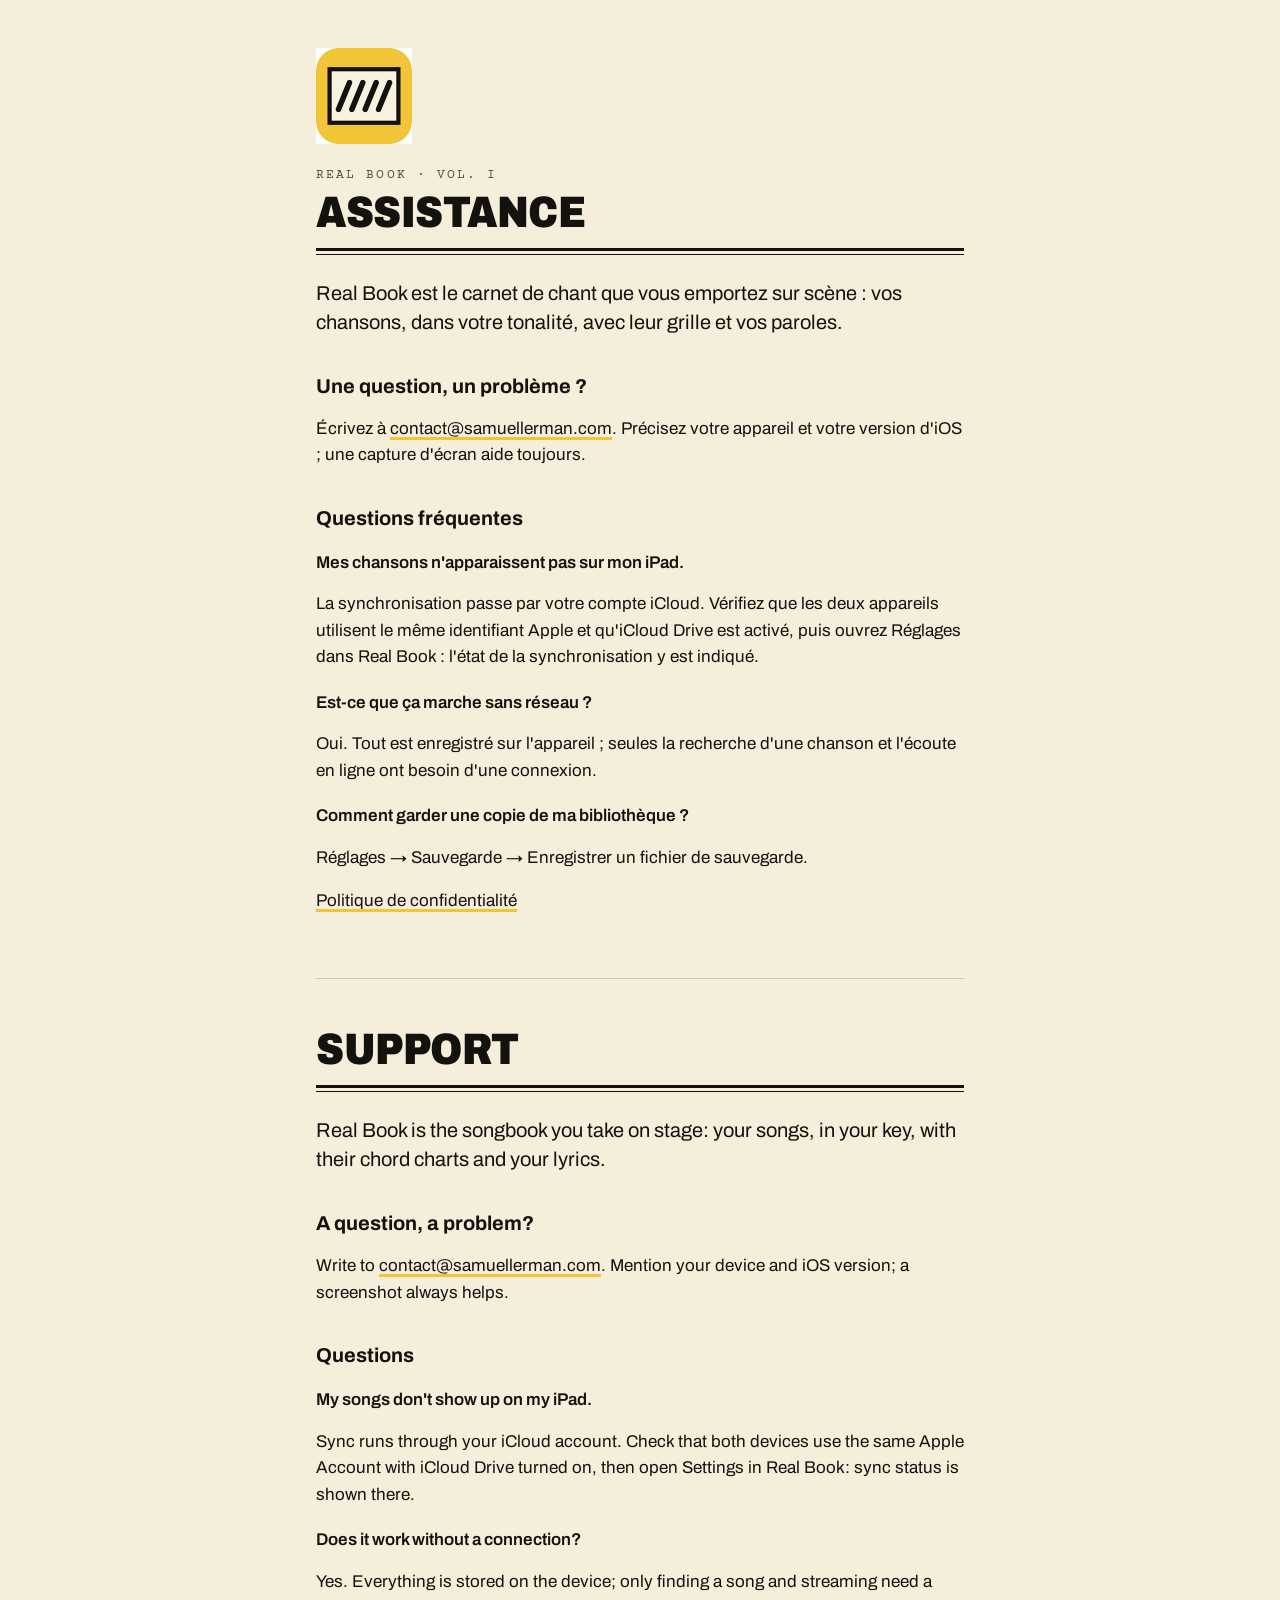
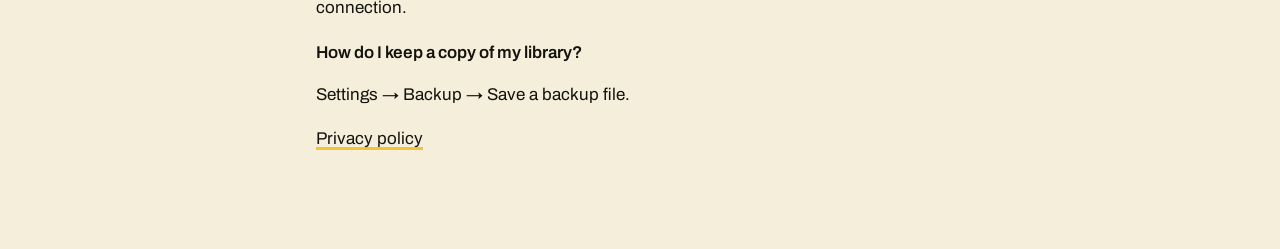
<file: index.html>
<!doctype html>
<html lang="fr">
<head>
<meta charset="utf-8">
<meta name="viewport" content="width=device-width, initial-scale=1">
<title>Real Book — Assistance / Support</title>
<link rel="icon" href="icon.png">
<link rel="stylesheet" href="style.css">
</head>
<body>
<main>
  <img class="icon" src="icon.png" alt="" width="96" height="96">
  <p class="stamp">Real Book · Vol. I</p>
  <h1>Assistance</h1>
  <div class="rule"></div>
  <p class="lede">Real Book est le carnet de chant que vous emportez sur scène : vos chansons, dans votre tonalité, avec leur grille et vos paroles.</p>

  <h2>Une question, un problème ?</h2>
  <p>Écrivez à <a href="mailto:contact@samuellerman.com?subject=Real%20Book">contact@samuellerman.com</a>. Précisez votre appareil et votre version d'iOS ; une capture d'écran aide toujours.</p>

  <h2>Questions fréquentes</h2>
  <h3>Mes chansons n'apparaissent pas sur mon iPad.</h3>
  <p>La synchronisation passe par votre compte iCloud. Vérifiez que les deux appareils utilisent le même identifiant Apple et qu'iCloud Drive est activé, puis ouvrez Réglages dans Real Book : l'état de la synchronisation y est indiqué.</p>
  <h3>Est-ce que ça marche sans réseau ?</h3>
  <p>Oui. Tout est enregistré sur l'appareil ; seules la recherche d'une chanson et l'écoute en ligne ont besoin d'une connexion.</p>
  <h3>Comment garder une copie de ma bibliothèque ?</h3>
  <p>Réglages → Sauvegarde → Enregistrer un fichier de sauvegarde.</p>

  <p><a href="privacy.html">Politique de confidentialité</a></p>

  <hr>

  <div lang="en">
  <h1>Support</h1>
  <div class="rule"></div>
  <p class="lede">Real Book is the songbook you take on stage: your songs, in your key, with their chord charts and your lyrics.</p>

  <h2>A question, a problem?</h2>
  <p>Write to <a href="mailto:contact@samuellerman.com?subject=Real%20Book">contact@samuellerman.com</a>. Mention your device and iOS version; a screenshot always helps.</p>

  <h2>Questions</h2>
  <h3>My songs don't show up on my iPad.</h3>
  <p>Sync runs through your iCloud account. Check that both devices use the same Apple Account with iCloud Drive turned on, then open Settings in Real Book: sync status is shown there.</p>
  <h3>Does it work without a connection?</h3>
  <p>Yes. Everything is stored on the device; only finding a song and streaming need a connection.</p>
  <h3>How do I keep a copy of my library?</h3>
  <p>Settings → Backup → Save a backup file.</p>

  <p><a href="privacy.html">Privacy policy</a></p>
  </div>
</main>
</body>
</html>
</file>
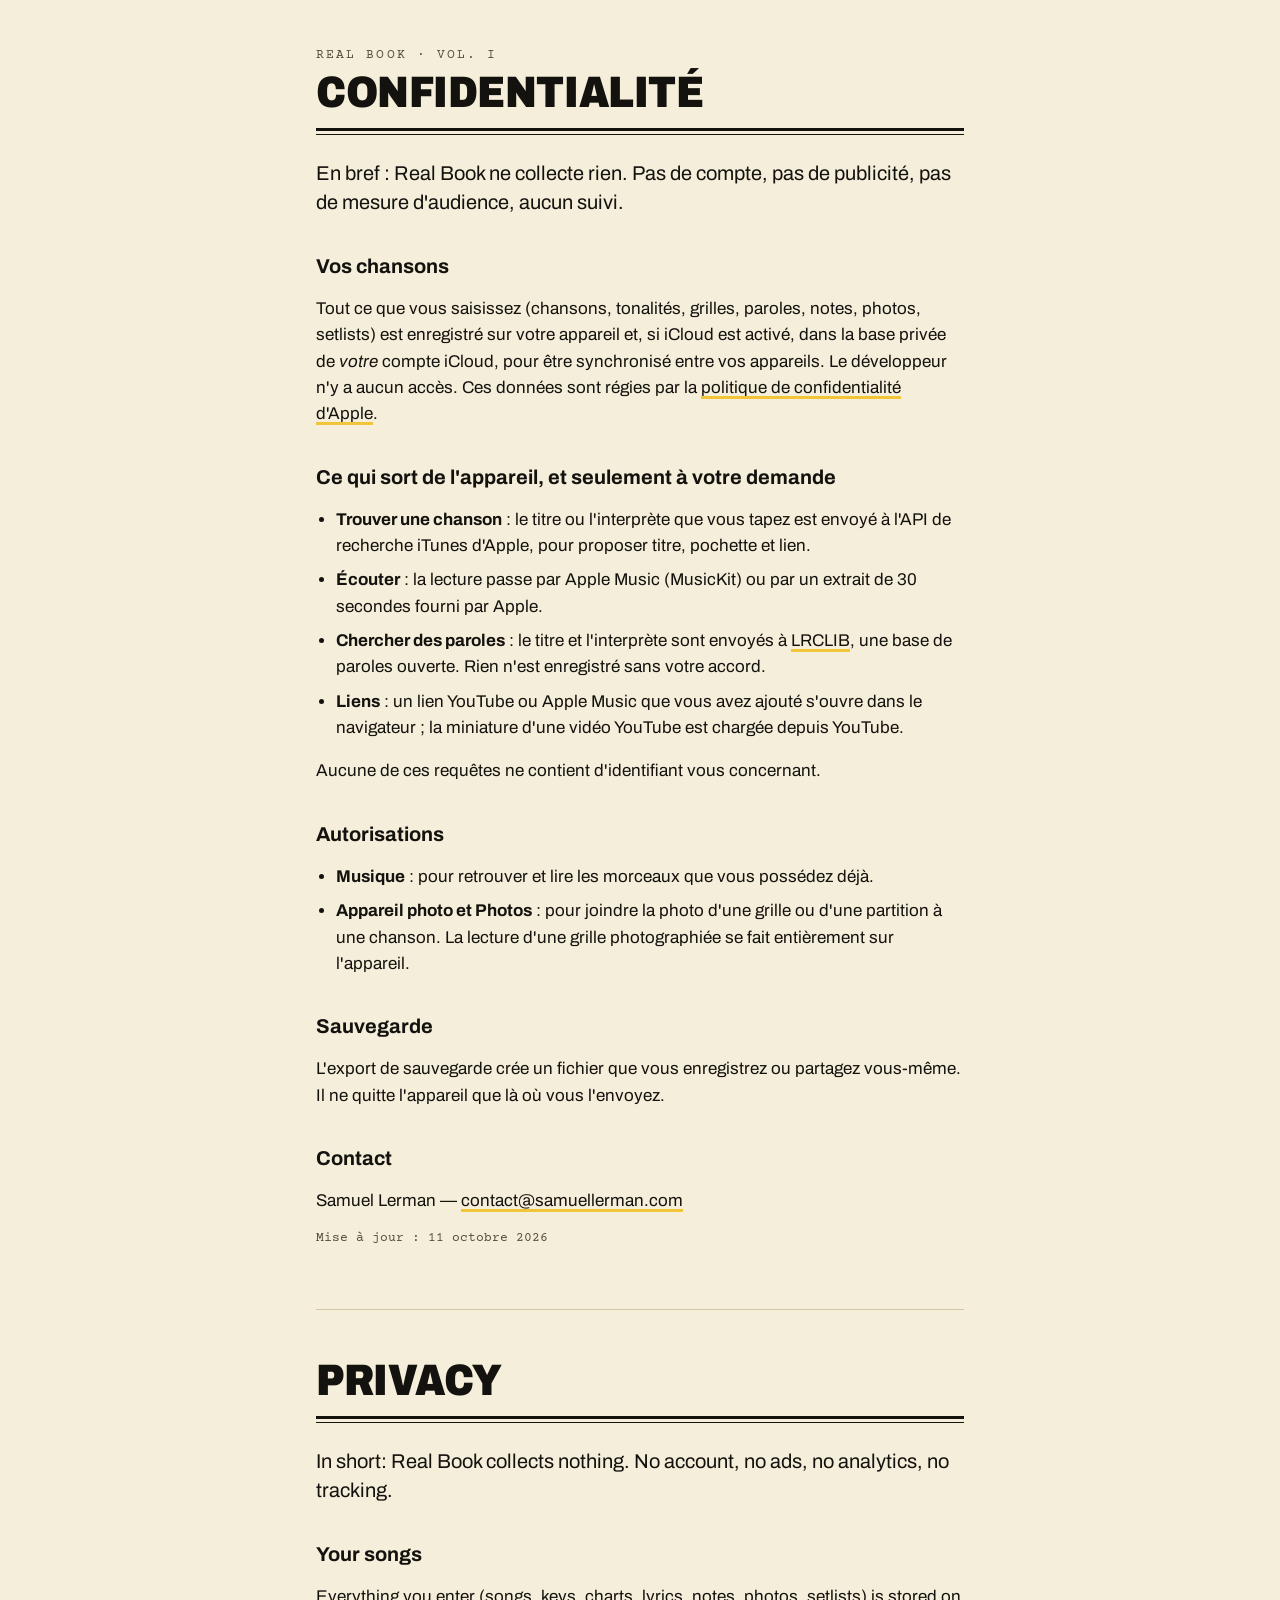
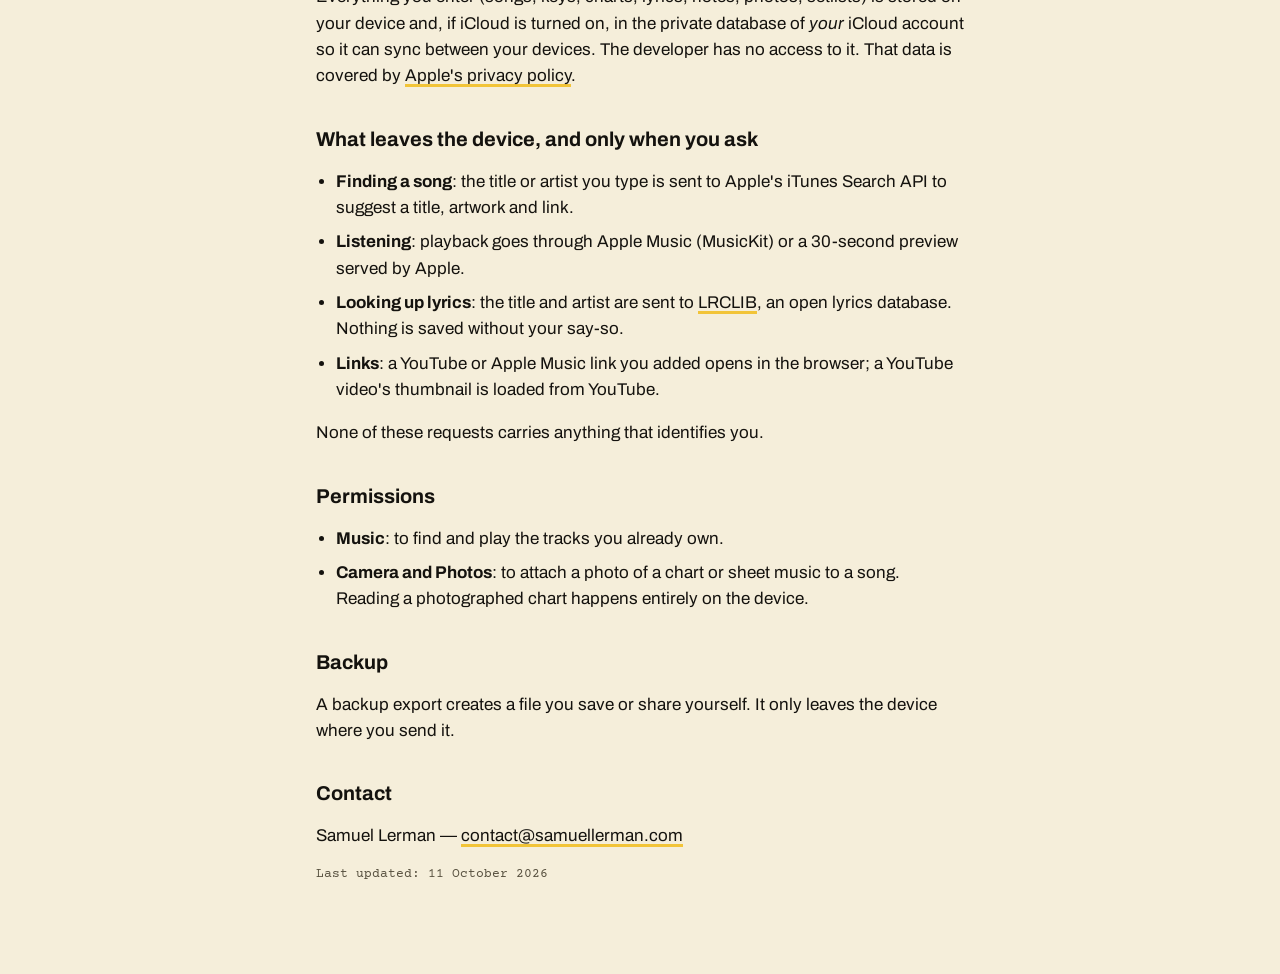
<file: privacy.html>
<!doctype html>
<html lang="fr">
<head>
<meta charset="utf-8">
<meta name="viewport" content="width=device-width, initial-scale=1">
<title>Real Book — Confidentialité / Privacy</title>
<link rel="icon" href="icon.png">
<link rel="stylesheet" href="style.css">
</head>
<body>
<main>
  <p class="stamp">Real Book · Vol. I</p>
  <h1>Confidentialité</h1>
  <div class="rule"></div>
  <p class="lede">En bref : Real Book ne collecte rien. Pas de compte, pas de publicité, pas de mesure d'audience, aucun suivi.</p>

  <h2>Vos chansons</h2>
  <p>Tout ce que vous saisissez (chansons, tonalités, grilles, paroles, notes, photos, setlists) est enregistré sur votre appareil et, si iCloud est activé, dans la base privée de <em>votre</em> compte iCloud, pour être synchronisé entre vos appareils. Le développeur n'y a aucun accès. Ces données sont régies par la <a href="https://www.apple.com/fr/legal/privacy/">politique de confidentialité d'Apple</a>.</p>

  <h2>Ce qui sort de l'appareil, et seulement à votre demande</h2>
  <ul>
    <li><strong>Trouver une chanson</strong> : le titre ou l'interprète que vous tapez est envoyé à l'API de recherche iTunes d'Apple, pour proposer titre, pochette et lien.</li>
    <li><strong>Écouter</strong> : la lecture passe par Apple Music (MusicKit) ou par un extrait de 30 secondes fourni par Apple.</li>
    <li><strong>Chercher des paroles</strong> : le titre et l'interprète sont envoyés à <a href="https://lrclib.net">LRCLIB</a>, une base de paroles ouverte. Rien n'est enregistré sans votre accord.</li>
    <li><strong>Liens</strong> : un lien YouTube ou Apple Music que vous avez ajouté s'ouvre dans le navigateur ; la miniature d'une vidéo YouTube est chargée depuis YouTube.</li>
  </ul>
  <p>Aucune de ces requêtes ne contient d'identifiant vous concernant.</p>

  <h2>Autorisations</h2>
  <ul>
    <li><strong>Musique</strong> : pour retrouver et lire les morceaux que vous possédez déjà.</li>
    <li><strong>Appareil photo et Photos</strong> : pour joindre la photo d'une grille ou d'une partition à une chanson. La lecture d'une grille photographiée se fait entièrement sur l'appareil.</li>
  </ul>

  <h2>Sauvegarde</h2>
  <p>L'export de sauvegarde crée un fichier que vous enregistrez ou partagez vous-même. Il ne quitte l'appareil que là où vous l'envoyez.</p>

  <h2>Contact</h2>
  <p>Samuel Lerman — <a href="mailto:contact@samuellerman.com">contact@samuellerman.com</a></p>
  <p class="date">Mise à jour : 11 octobre 2026</p>

  <hr>

  <h1 lang="en">Privacy</h1>
  <div class="rule"></div>
  <div lang="en">
  <p class="lede">In short: Real Book collects nothing. No account, no ads, no analytics, no tracking.</p>

  <h2>Your songs</h2>
  <p>Everything you enter (songs, keys, charts, lyrics, notes, photos, setlists) is stored on your device and, if iCloud is turned on, in the private database of <em>your</em> iCloud account so it can sync between your devices. The developer has no access to it. That data is covered by <a href="https://www.apple.com/legal/privacy/">Apple's privacy policy</a>.</p>

  <h2>What leaves the device, and only when you ask</h2>
  <ul>
    <li><strong>Finding a song</strong>: the title or artist you type is sent to Apple's iTunes Search API to suggest a title, artwork and link.</li>
    <li><strong>Listening</strong>: playback goes through Apple Music (MusicKit) or a 30-second preview served by Apple.</li>
    <li><strong>Looking up lyrics</strong>: the title and artist are sent to <a href="https://lrclib.net">LRCLIB</a>, an open lyrics database. Nothing is saved without your say-so.</li>
    <li><strong>Links</strong>: a YouTube or Apple Music link you added opens in the browser; a YouTube video's thumbnail is loaded from YouTube.</li>
  </ul>
  <p>None of these requests carries anything that identifies you.</p>

  <h2>Permissions</h2>
  <ul>
    <li><strong>Music</strong>: to find and play the tracks you already own.</li>
    <li><strong>Camera and Photos</strong>: to attach a photo of a chart or sheet music to a song. Reading a photographed chart happens entirely on the device.</li>
  </ul>

  <h2>Backup</h2>
  <p>A backup export creates a file you save or share yourself. It only leaves the device where you send it.</p>

  <h2>Contact</h2>
  <p>Samuel Lerman — <a href="mailto:contact@samuellerman.com">contact@samuellerman.com</a></p>
  <p class="date">Last updated: 11 October 2026</p>
  </div>
</main>
</body>
</html>
</file>
<file: style.css>
@import url('https://fonts.googleapis.com/css2?family=Archivo:wdth,wght@87,900;100,400;100,600;100,700&family=Courier+Prime&display=swap');

:root {
  --paper: #f5eeda;
  --surface: #fbf6e9;
  --ink: #14120e;
  --ink-muted: #57503f;
  --hairline: #d3c7a6;
  --primary: #f2c438;
}

@media (prefers-color-scheme: dark) {
  :root {
    --paper: #12100c;
    --surface: #1c1914;
    --ink: #f2eada;
    --ink-muted: #b5ac93;
    --hairline: #3a352b;
  }
}

* { box-sizing: border-box; }

body {
  margin: 0;
  background: var(--paper);
  color: var(--ink);
  font: 400 17px/1.55 Archivo, system-ui, sans-serif;
}

main {
  max-width: 680px;
  margin: 0 auto;
  padding: 48px 16px 80px;
}

.icon { display: block; margin-bottom: 24px; }

.stamp {
  margin: 0 0 8px;
  font: 13px 'Courier Prime', monospace;
  letter-spacing: 0.16em;
  text-transform: uppercase;
  color: var(--ink-muted);
}

h1 {
  margin: 0;
  font: 900 44px/1 Archivo, sans-serif;
  font-stretch: 87%;
  text-transform: uppercase;
  letter-spacing: -0.01em;
}

.rule {
  height: 7px;
  margin: 14px 0 24px;
  border-top: 3px solid var(--ink);
  border-bottom: 1px solid var(--ink);
}

.lede { font-size: 20px; line-height: 1.45; }

h2 { margin: 36px 0 8px; font: 700 20px/1.3 Archivo, sans-serif; }
h3 { margin: 20px 0 4px; font: 600 17px/1.4 Archivo, sans-serif; }

ul { padding-left: 20px; }
li { margin-bottom: 8px; }

a { color: inherit; text-decoration-color: var(--primary); text-decoration-thickness: 3px; text-underline-offset: 3px; }

hr { margin: 64px 0 48px; border: 0; border-top: 1px solid var(--hairline); }

.date { font: 13px 'Courier Prime', monospace; color: var(--ink-muted); }
</file>
